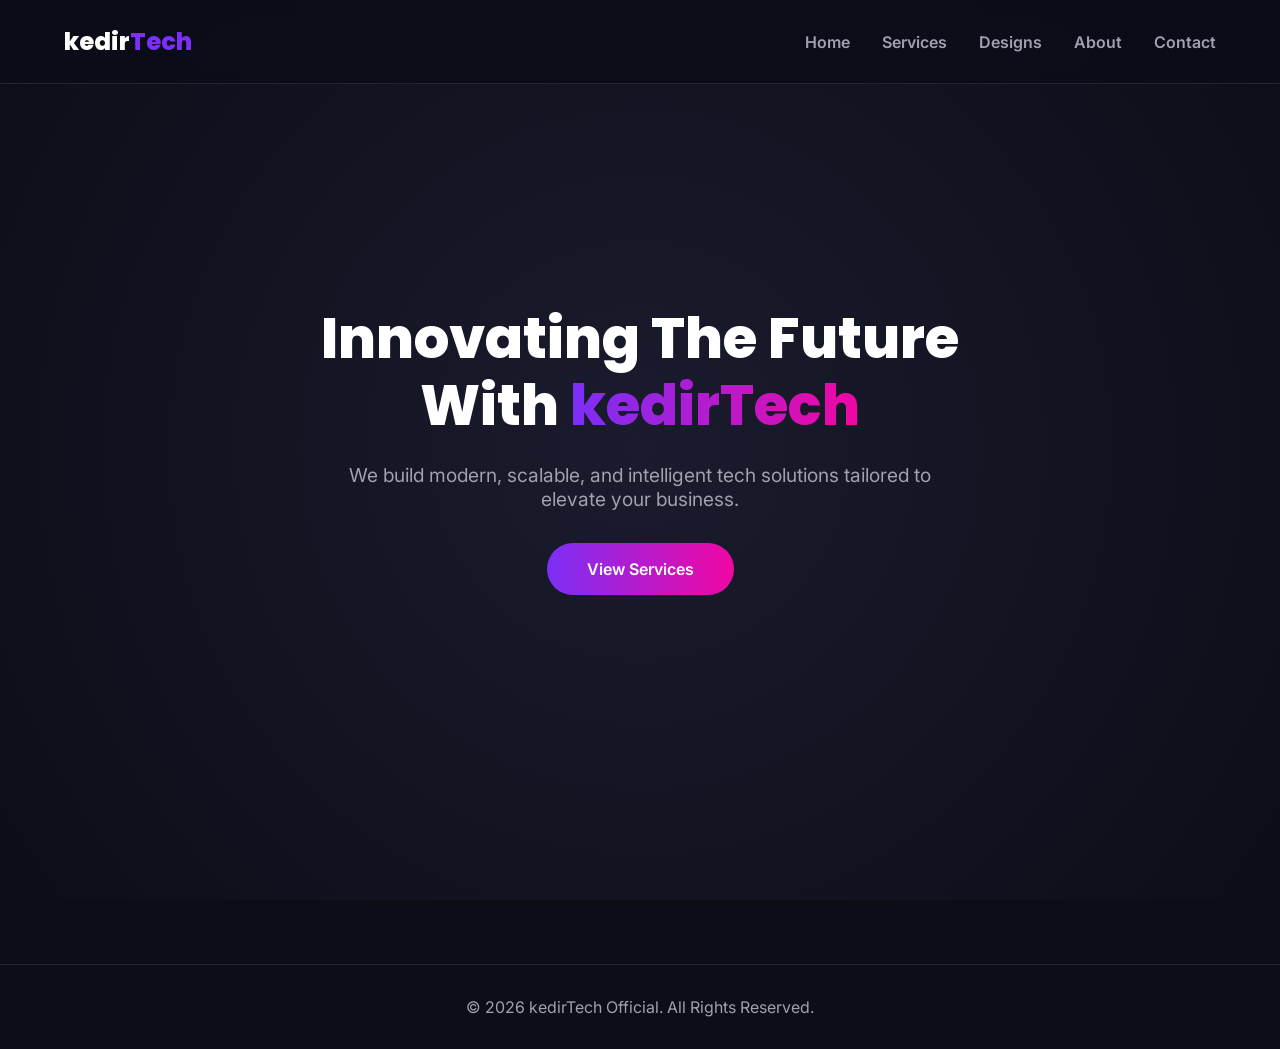
<file: index.html>
<!DOCTYPE html>
<html lang="en">
<head>
    <meta charset="UTF-8">
    <meta name="viewport" content="width=device-width, initial-scale=1.0">
    <title>kedirTech Official</title>
    <!-- Google Fonts -->
    <link rel="preconnect" href="https://fonts.googleapis.com">
    <link rel="preconnect" href="https://fonts.gstatic.com" crossorigin>
    <link href="https://fonts.googleapis.com/css2?family=Inter:wght@300;400;600&family=Poppins:wght@400;600;800&display=swap" rel="stylesheet">
    <!-- Custom CSS -->
    <link rel="stylesheet" href="css/style.css">
</head>
<body>

    <!-- Navigation -->
    <header class="navbar">
        <div class="logo">kedir<span>Tech</span></div>
        
        <!-- Hamburger Menu Icon (Hidden on Desktop, Visible on Mobile) -->
        <div class="hamburger" id="hamburger">
            <span></span>
            <span></span>
            <span></span>
        </div>

        <nav>
            <ul class="nav-links" id="nav-links">
                <li><a href="index.html">Home</a></li>
                <li><a href="services.html">Services</a></li>
                <li><a href="designs.html">Designs</a></li>
                <li><a href="about.html">About</a></li>
                <li><a href="contact.html">Contact</a></li>
            </ul>
        </nav>
    </header>

    <!-- Hero Section -->
    <section id="home" class="hero">
        <div class="hero-content">
            <h1>Innovating The Future <br> With <span class="gradient-text">kedirTech</span></h1>
            <p>We build modern, scalable, and intelligent tech solutions tailored to elevate your business.</p>
            <a href="services.html" class="btn-primary">View Services</a>
        </div>
    </section>

    <!-- Footer / Contact -->
    <footer id="contact" class="footer">
        <p>&copy; 2026 kedirTech Official. All Rights Reserved.</p>
    </footer>

    <!-- Custom JS -->
    <script src="js/main.js"></script>
</body>
</html>
</file>
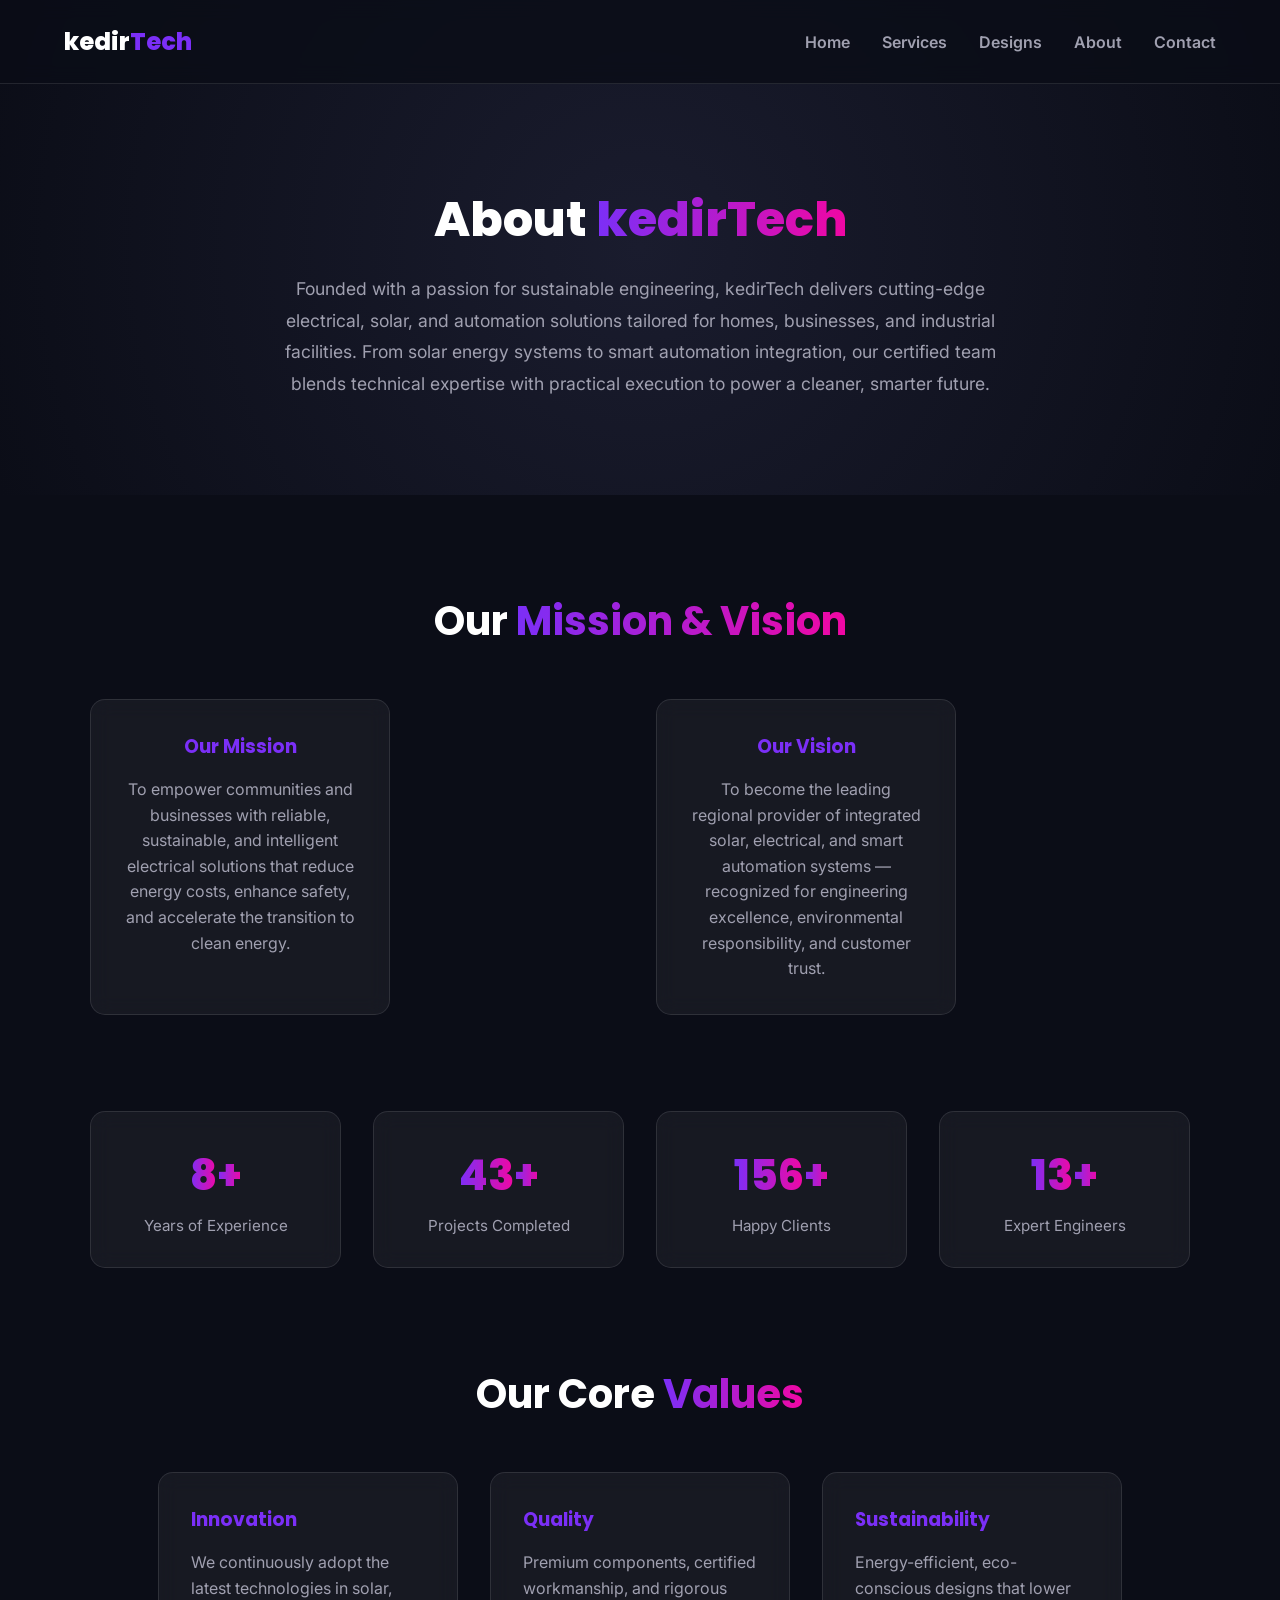
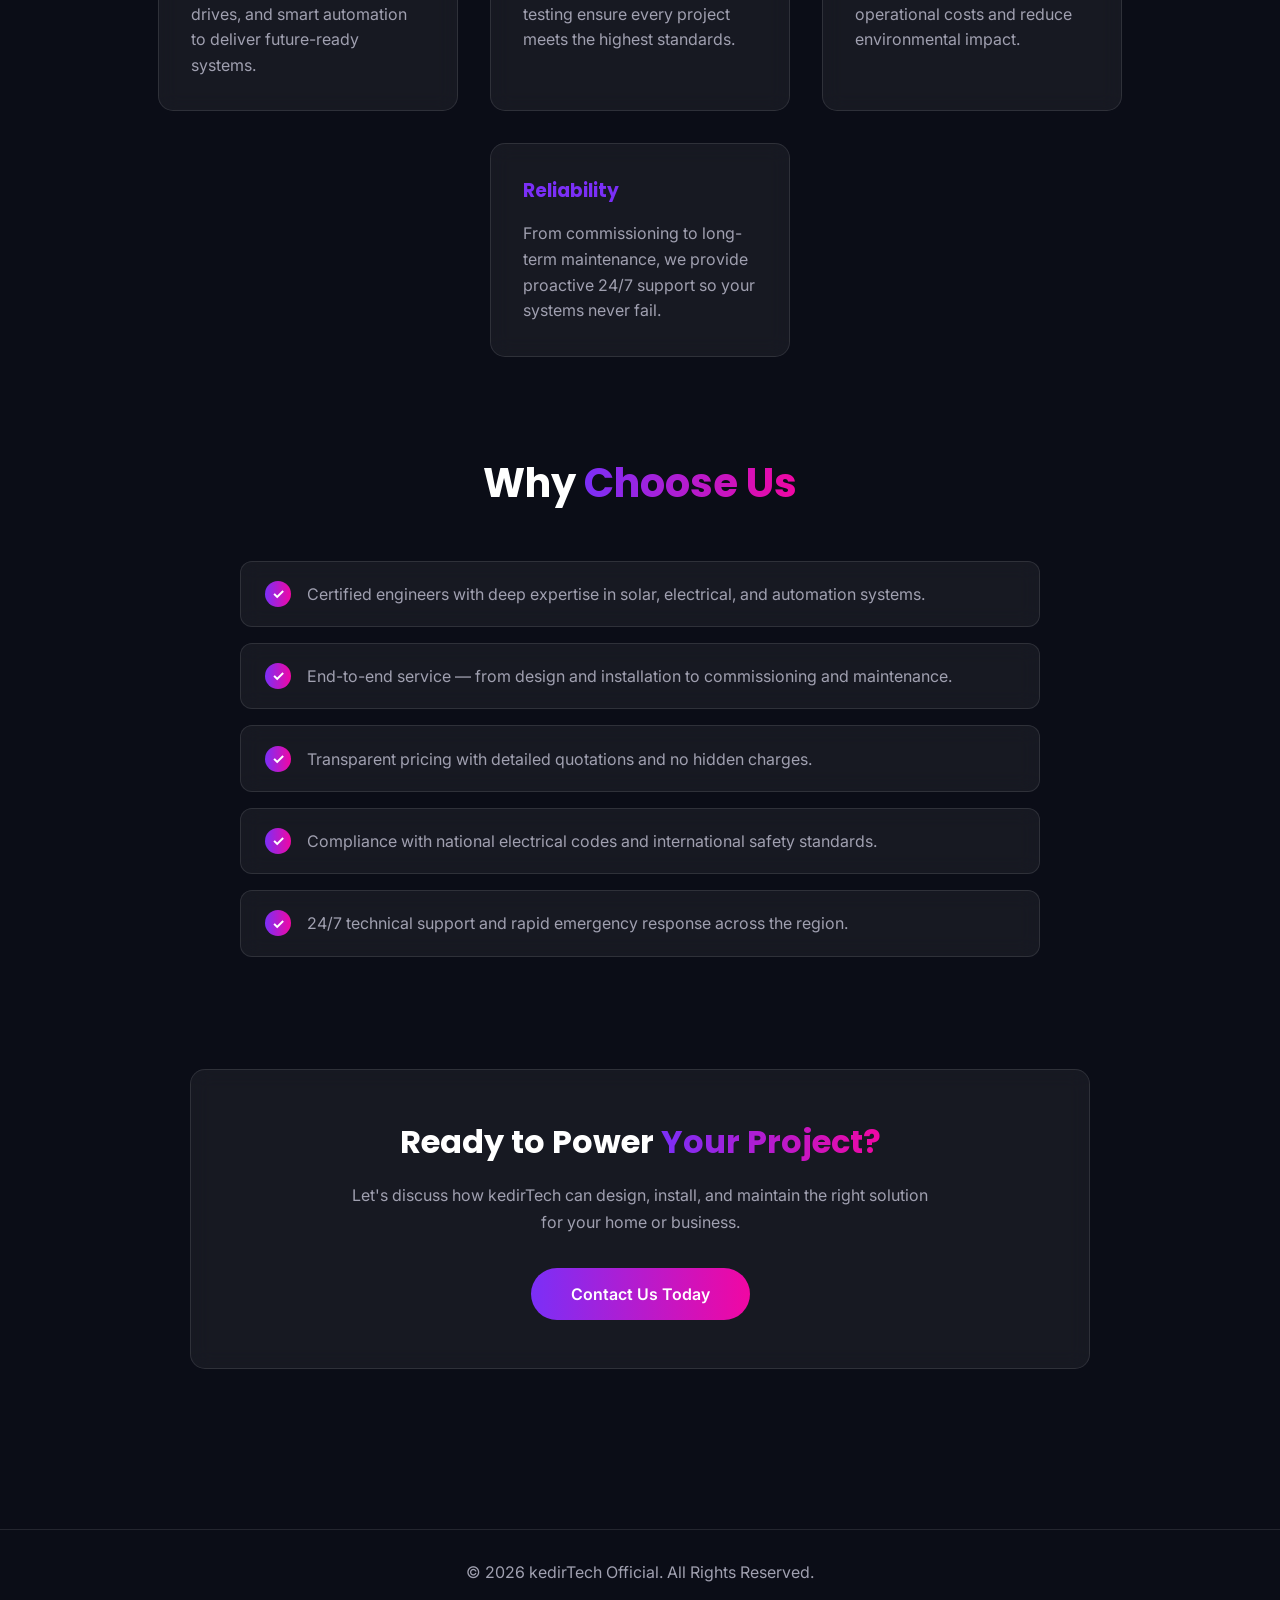
<file: about.html>
<!DOCTYPE html>
<html lang="en">
<head>
    <meta charset="UTF-8">
    <meta name="viewport" content="width=device-width, initial-scale=1.0">
    <title>About Us - kedirTech Official</title>
    <!-- Google Fonts -->
    <link rel="preconnect" href="https://fonts.googleapis.com">
    <link rel="preconnect" href="https://fonts.gstatic.com" crossorigin>
    <link href="https://fonts.googleapis.com/css2?family=Inter:wght@300;400;600&family=Poppins:wght@400;600;800&display=swap" rel="stylesheet">
    <!-- Custom CSS -->
    <link rel="stylesheet" href="css/style.css">

    <!-- Page-specific styles (about page only) -->
    <style>
        /* About Hero */
        .about-hero {
            min-height: 55vh;
            display: flex;
            flex-direction: column;
            justify-content: center;
            align-items: center;
            text-align: center;
            padding: 9rem 5% 3rem;
            background: radial-gradient(circle at 50% 50%, #1a1c2e 0%, var(--bg-color) 100%);
        }

        .about-hero h1 {
            font-family: 'Poppins', sans-serif;
            font-size: 3rem;
            font-weight: 800;
            margin-bottom: 1.5rem;
            line-height: 1.2;
        }

        .about-hero p {
            font-size: 1.1rem;
            color: var(--text-secondary);
            max-width: 750px;
            margin: 0 auto;
            line-height: 1.8;
        }

        /* Mission & Vision */
        .mv-grid {
            display: grid;
            grid-template-columns: repeat(2, 1fr);
            gap: 2rem;
            max-width: 1100px;
            margin: 0 auto;
        }

        .mv-card h3 { text-align: center; }
        .mv-card p { text-align: center; margin-top: 0.6rem; }

        /* Stats */
        .stats-grid {
            display: grid;
            grid-template-columns: repeat(4, 1fr);
            gap: 2rem;
            text-align: center;
            max-width: 1100px;
            margin: 0 auto;
        }

        .stat-item {
            background: var(--card-bg);
            backdrop-filter: blur(10px);
            border: 1px solid var(--glass-border);
            border-radius: 15px;
            padding: 2rem 1rem;
        }

        .stat-number {
            font-family: 'Poppins', sans-serif;
            font-size: 2.6rem;
            font-weight: 800;
            background: linear-gradient(90deg, var(--accent-1), var(--accent-2));
            -webkit-background-clip: text;
            -webkit-text-fill-color: transparent;
            display: inline;
        }

        .stat-label {
            color: var(--text-secondary);
            font-size: 0.95rem;
            margin-top: 0.6rem;
        }

        /* Why Choose Us */
        .why-list {
            list-style: none;
            max-width: 800px;
            margin: 0 auto;
        }

        .why-list li {
            background: var(--card-bg);
            backdrop-filter: blur(10px);
            border: 1px solid var(--glass-border);
            border-radius: 12px;
            padding: 1.2rem 1.5rem;
            margin-bottom: 1rem;
            display: flex;
            align-items: center;
            gap: 1rem;
            color: var(--text-secondary);
            line-height: 1.5;
        }

        .why-list li .check {
            flex-shrink: 0;
            width: 26px;
            height: 26px;
            border-radius: 50%;
            background: linear-gradient(90deg, var(--accent-1), var(--accent-2));
            display: flex;
            align-items: center;
            justify-content: center;
            color: white;
            font-weight: 700;
            font-size: 0.9rem;
        }

        /* CTA block */
        .cta-block {
            text-align: center;
            padding: 3rem 5%;
            max-width: 900px;
            margin: 0 auto;
            background: var(--card-bg);
            backdrop-filter: blur(10px);
            border: 1px solid var(--glass-border);
            border-radius: 15px;
        }

        .cta-block p {
            color: var(--text-secondary);
            max-width: 600px;
            margin: 1rem auto 2rem;
            line-height: 1.7;
        }

        .section-tight { padding-top: 0; }

        /* Responsive */
        @media (max-width: 768px) {
            .about-hero h1 { font-size: 2.2rem; }
            .mv-grid,
            .stats-grid { grid-template-columns: 1fr; }
            .stats-grid { gap: 1.2rem; }
        }

        @media (max-width: 480px) {
            .about-hero h1 { font-size: 1.8rem; }
            .stat-number { font-size: 2.1rem; }
        }
    </style>
</head>
<body>

    <!-- Navigation (identical to other pages) -->
    <header class="navbar">
        <div class="logo">kedir<span>Tech</span></div>

        <div class="hamburger" id="hamburger">
            <span></span>
            <span></span>
            <span></span>
        </div>

        <nav>
            <ul class="nav-links" id="nav-links">
                <li><a href="index.html">Home</a></li>
                <li><a href="services.html">Services</a></li>
                <li><a href="designs.html">Designs</a></li>
                <li><a href="about.html">About</a></li>
                <li><a href="contact.html">Contact</a></li>
            </ul>
        </nav>
    </header>

    <!-- About Hero -->
    <section class="about-hero">
        <h1>About <span class="gradient-text">kedirTech</span></h1>
        <p>Founded with a passion for sustainable engineering, kedirTech delivers cutting-edge electrical, solar, and automation solutions tailored for homes, businesses, and industrial facilities. From solar energy systems to smart automation integration, our certified team blends technical expertise with practical execution to power a cleaner, smarter future.</p>
    </section>

    <!-- Mission & Vision -->
    <section class="section-spacing">
        <h2 class="section-title">Our <span class="gradient-text">Mission &amp; Vision</span></h2>
        <div class="mv-grid">
            <div class="glass-card mv-card">
                <h3>Our Mission</h3>
                <p>To empower communities and businesses with reliable, sustainable, and intelligent electrical solutions that reduce energy costs, enhance safety, and accelerate the transition to clean energy.</p>
            </div>
            <div class="glass-card mv-card">
                <h3>Our Vision</h3>
                <p>To become the leading regional provider of integrated solar, electrical, and smart automation systems — recognized for engineering excellence, environmental responsibility, and customer trust.</p>
            </div>
        </div>
    </section>

    <!-- Stats -->
    <section class="section-spacing section-tight">
        <div class="stats-grid">
            <div class="stat-item">
                <div><span class="stat-number" data-target="10">0</span><span class="stat-number">+</span></div>
                <div class="stat-label">Years of Experience</div>
            </div>
            <div class="stat-item">
                <div><span class="stat-number" data-target="50">0</span><span class="stat-number">+</span></div>
                <div class="stat-label">Projects Completed</div>
            </div>
            <div class="stat-item">
                <div><span class="stat-number" data-target="180">0</span><span class="stat-number">+</span></div>
                <div class="stat-label">Happy Clients</div>
            </div>
            <div class="stat-item">
                <div><span class="stat-number" data-target="15">0</span><span class="stat-number">+</span></div>
                <div class="stat-label">Expert Engineers</div>
            </div>
        </div>
    </section>

    <!-- Core Values -->
    <section class="section-spacing section-tight">
        <h2 class="section-title">Our Core <span class="gradient-text">Values</span></h2>
        <div class="cards-container">
            <div class="glass-card">
                <h3>Innovation</h3>
                <p>We continuously adopt the latest technologies in solar, drives, and smart automation to deliver future-ready systems.</p>
            </div>
            <div class="glass-card">
                <h3>Quality</h3>
                <p>Premium components, certified workmanship, and rigorous testing ensure every project meets the highest standards.</p>
            </div>
            <div class="glass-card">
                <h3>Sustainability</h3>
                <p>Energy-efficient, eco-conscious designs that lower operational costs and reduce environmental impact.</p>
            </div>
            <div class="glass-card">
                <h3>Reliability</h3>
                <p>From commissioning to long-term maintenance, we provide proactive 24/7 support so your systems never fail.</p>
            </div>
        </div>
    </section>

    <!-- Why Choose Us -->
    <section class="section-spacing section-tight">
        <h2 class="section-title">Why <span class="gradient-text">Choose Us</span></h2>
        <ul class="why-list">
            <li><span class="check">&#10003;</span><span>Certified engineers with deep expertise in solar, electrical, and automation systems.</span></li>
            <li><span class="check">&#10003;</span><span>End-to-end service — from design and installation to commissioning and maintenance.</span></li>
            <li><span class="check">&#10003;</span><span>Transparent pricing with detailed quotations and no hidden charges.</span></li>
            <li><span class="check">&#10003;</span><span>Compliance with national electrical codes and international safety standards.</span></li>
            <li><span class="check">&#10003;</span><span>24/7 technical support and rapid emergency response across the region.</span></li>
        </ul>
    </section>

    <!-- CTA -->
    <section class="section-spacing section-tight">
        <div class="cta-block">
            <h2 style="font-family: 'Poppins', sans-serif; font-size: 2rem; margin-bottom: 0.5rem;">Ready to Power <span class="gradient-text">Your Project?</span></h2>
            <p>Let's discuss how kedirTech can design, install, and maintain the right solution for your home or business.</p>
            <a href="contact.html" class="btn-primary">Contact Us Today</a>
        </div>
    </section>

    <!-- Footer -->
    <footer class="footer">
        <p>&copy; 2026 kedirTech Official. All Rights Reserved.</p>
    </footer>

    <!-- Custom JS -->
    <script src="js/main.js"></script>

    <!-- Count-up animation for stats (about page only) -->
    <script>
        document.addEventListener('DOMContentLoaded', () => {
            const stats = document.querySelectorAll('.stat-number[data-target]');
            if (!stats.length) return;

            const animateCount = (el) => {
                const target = parseInt(el.getAttribute('data-target'), 10) || 0;
                const duration = 1500;
                const start = performance.now();
                const update = (now) => {
                    const progress = Math.min((now - start) / duration, 1);
                    const eased = 1 - Math.pow(1 - progress, 3);
                    el.textContent = Math.floor(eased * target);
                    if (progress < 1) {
                        requestAnimationFrame(update);
                    } else {
                        el.textContent = target;
                    }
                };
                requestAnimationFrame(update);
            };

            const observer = new IntersectionObserver((entries, obs) => {
                entries.forEach(entry => {
                    if (entry.isIntersecting) {
                        animateCount(entry.target);
                        obs.unobserve(entry.target);
                    }
                });
            }, { threshold: 0.4 });

            stats.forEach(stat => observer.observe(stat));
        });
    </script>
</body>
</html>
</file>
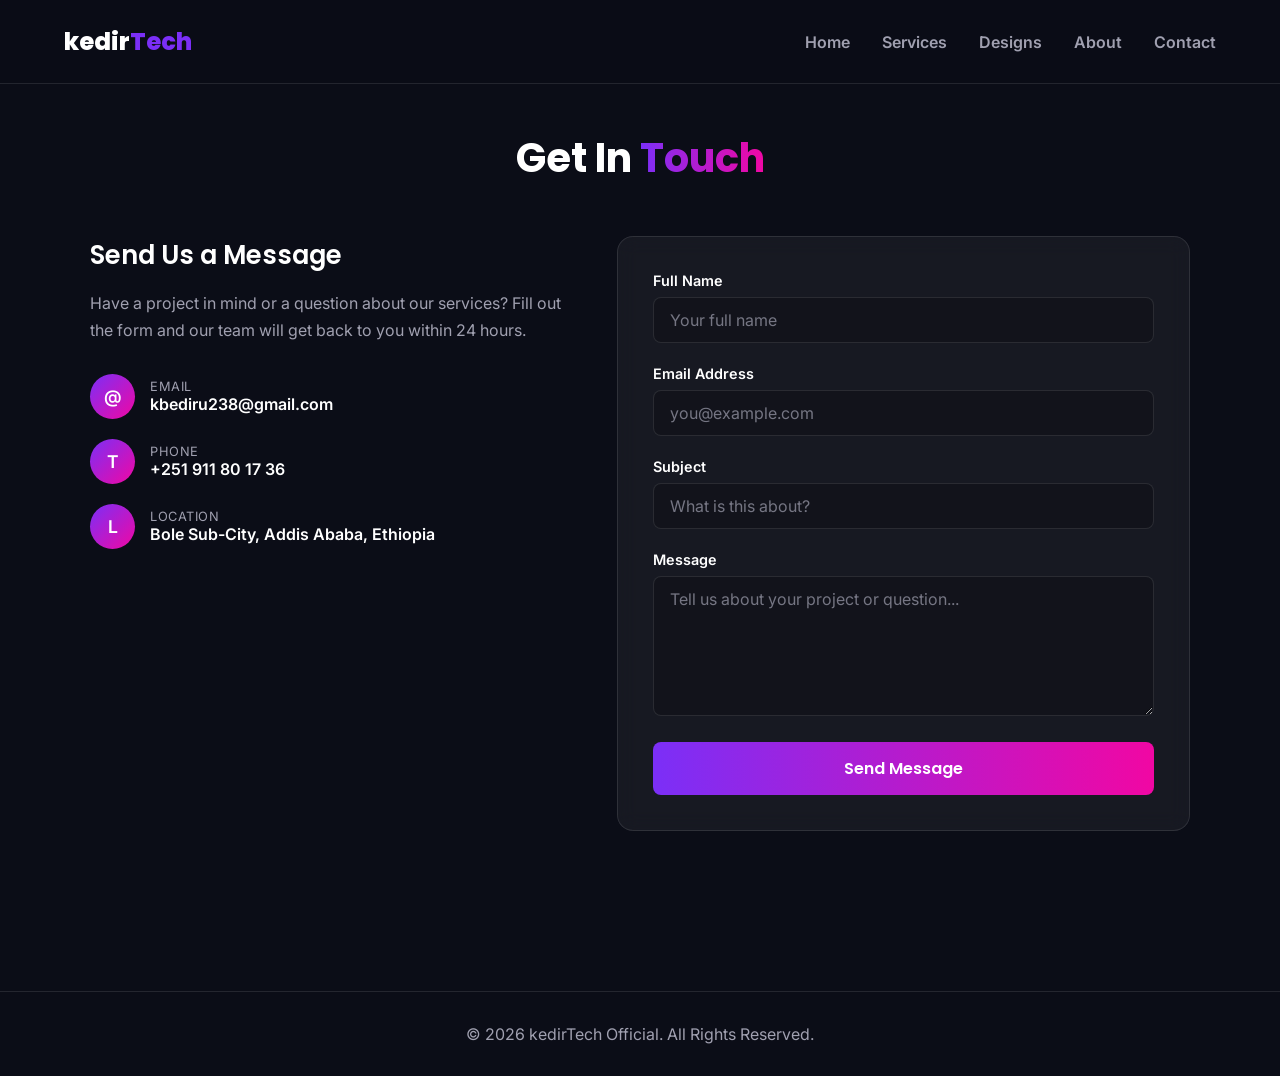
<file: contact.html>
<!DOCTYPE html>
<html lang="en">
<head>
    <meta charset="UTF-8">
    <meta name="viewport" content="width=device-width, initial-scale=1.0">
    <title>Contact - kedirTech Official</title>
    <!-- Google Fonts -->
    <link rel="preconnect" href="https://fonts.googleapis.com">
    <link rel="preconnect" href="https://fonts.gstatic.com" crossorigin>
    <link href="https://fonts.googleapis.com/css2?family=Inter:wght@300;400;600&family=Poppins:wght@400;600;800&display=swap" rel="stylesheet">
    <!-- Custom CSS -->
    <link rel="stylesheet" href="css/style.css">
    <!-- Form-specific styles (complements css/style.css, dark theme) -->
    <style>
        /* Contact section layout */
        .contact-wrapper {
            max-width: 1100px;
            margin: 0 auto;
            display: grid;
            grid-template-columns: 1fr 1.2fr;
            gap: 50px;
            align-items: start;
        }

        /* Contact info side */
        .contact-info h3 {
            font-family: 'Poppins', sans-serif;
            font-size: 1.6rem;
            font-weight: 600;
            margin-bottom: 15px;
            color: var(--text-primary);
        }

        .contact-info p {
            font-family: 'Inter', sans-serif;
            font-size: 1rem;
            line-height: 1.7;
            color: var(--text-secondary);
            margin-bottom: 30px;
        }

        .contact-info-item {
            display: flex;
            align-items: center;
            gap: 15px;
            margin-bottom: 20px;
            font-family: 'Inter', sans-serif;
        }

        .contact-info-item .icon {
            width: 45px;
            height: 45px;
            border-radius: 50%;
            background: linear-gradient(135deg, var(--accent-1), var(--accent-2));
            display: flex;
            align-items: center;
            justify-content: center;
            color: #fff;
            font-size: 1.1rem;
            font-weight: 600;
            flex-shrink: 0;
        }

        .contact-info-item .label {
            font-size: 0.8rem;
            color: var(--text-secondary);
            text-transform: uppercase;
            letter-spacing: 0.5px;
        }

        .contact-info-item .value {
            font-size: 1rem;
            color: var(--text-primary);
            font-weight: 600;
        }

        /* Form side - glass card to match site theme */
        .contact-form {
            background: var(--card-bg);
            backdrop-filter: blur(10px);
            border: 1px solid var(--glass-border);
            padding: 35px;
            border-radius: 16px;
        }

        .form-group {
            margin-bottom: 22px;
        }

        .form-group label {
            display: block;
            font-family: 'Inter', sans-serif;
            font-size: 0.9rem;
            font-weight: 600;
            color: var(--text-primary);
            margin-bottom: 8px;
        }

        .form-input,
        .form-textarea {
            width: 100%;
            padding: 12px 16px;
            border: 1px solid var(--glass-border);
            border-radius: 8px;
            font-family: 'Inter', sans-serif;
            font-size: 1rem;
            color: var(--text-primary);
            background: rgba(0, 0, 0, 0.2);
            transition: border-color 0.25s ease, background 0.25s ease;
            box-sizing: border-box;
        }

        .form-input::placeholder,
        .form-textarea::placeholder {
            color: var(--text-secondary);
            opacity: 0.7;
        }

        .form-input:focus,
        .form-textarea:focus {
            outline: none;
            border-color: var(--accent-1);
            background: rgba(0, 0, 0, 0.3);
        }

        .form-textarea {
            min-height: 140px;
            resize: vertical;
        }

        .submit-btn {
            width: 100%;
            padding: 14px;
            border: none;
            border-radius: 8px;
            background: linear-gradient(90deg, var(--accent-1), var(--accent-2));
            color: #fff;
            font-family: 'Poppins', sans-serif;
            font-size: 1rem;
            font-weight: 600;
            cursor: pointer;
            transition: transform 0.2s ease, box-shadow 0.2s ease;
        }

        .submit-btn:hover {
            transform: translateY(-2px);
            box-shadow: 0 8px 20px rgba(123, 47, 247, 0.4);
        }

        .form-note {
            font-family: 'Inter', sans-serif;
            font-size: 0.8rem;
            color: var(--text-secondary);
            text-align: center;
            margin-top: 15px;
        }

        /* Responsive */
        @media (max-width: 768px) {
            .contact-wrapper {
                grid-template-columns: 1fr;
                gap: 35px;
            }

            .contact-form {
                padding: 25px;
            }
        }
    </style>
</head>
<body>

    <!-- Navigation -->
    <header class="navbar">
        <div class="logo">kedir<span>Tech</span></div>
        
        <div class="hamburger" id="hamburger">
            <span></span>
            <span></span>
            <span></span>
        </div>

        <nav>
            <ul class="nav-links" id="nav-links">
                <li><a href="index.html">Home</a></li>
                <li><a href="services.html">Services</a></li>
                <li><a href="designs.html">Designs</a></li>
                <li><a href="about.html">About</a></li>
                <li><a href="contact.html">Contact</a></li>
            </ul>
        </nav>
    </header>

    <!-- Contact Page Content -->
    <section id="contact" class="section-spacing page-top-spacing">
        <h2 class="section-title">Get In <span class="gradient-text">Touch</span></h2>

        <div class="contact-wrapper">

            <!-- Contact Info -->
            <div class="contact-info">
                <h3>Send Us a Message</h3>
                <p>Have a project in mind or a question about our services? Fill out the form and our team will get back to you within 24 hours.</p>

                <div class="contact-info-item">
                    <div class="icon">@</div>
                    <div>
                        <div class="label">Email</div>
                        <div class="value">kbediru238@gmail.com</div>
                    </div>
                </div>

                <div class="contact-info-item">
                    <div class="icon">T</div>
                    <div>
                        <div class="label">Phone</div>
                        <div class="value">+251 911 80 17 36</div>
                    </div>
                </div>

                <div class="contact-info-item">
                    <div class="icon">L</div>
                    <div>
                        <div class="label">Location</div>
                        <div class="value">Bole Sub-City, Addis Ababa, Ethiopia</div>
                    </div>
                </div>
            </div>

            <!-- Contact Form (Formspree) -->
            <form class="contact-form" action="https://formspree.io/f/xppdjbao" method="POST">
                <!-- Hidden Formspree settings -->
                <input type="hidden" name="_subject" value="New message from kedirTech website!">
                <input type="hidden" name="_captcha" value="false">
                <input type="hidden" name="_template" value="table">

                <div class="form-group">
                    <label for="name">Full Name</label>
                    <input type="text" id="name" name="name" class="form-input" placeholder="Your full name" required>
                </div>

                <div class="form-group">
                    <label for="email">Email Address</label>
                    <input type="email" id="email" name="email" class="form-input" placeholder="you@example.com" required>
                </div>

                <div class="form-group">
                    <label for="subject">Subject</label>
                    <input type="text" id="subject" name="subject" class="form-input" placeholder="What is this about?">
                </div>

                <div class="form-group">
                    <label for="message">Message</label>
                    <textarea id="message" name="message" class="form-textarea" placeholder="Tell us about your project or question..." required></textarea>
                </div>

                <button type="submit" class="submit-btn">Send Message</button>

                
            </form>

        </div>
    </section>

    <!-- Footer -->
    <footer class="footer">
        <p>&copy; 2026 kedirTech Official. All Rights Reserved.</p>
    </footer>

    <!-- Custom JS -->
    <script src="js/main.js"></script>
</body>
</html>
</file>
<file: css/style.css>
:root {
    --bg-color: #0b0d17;
    --card-bg: rgba(255, 255, 255, 0.05);
    --text-primary: #ffffff;
    --text-secondary: #a0a0b0;
    --accent-1: #7b2ff7; /* Purple */
    --accent-2: #f107a3; /* Pink */
    --glass-border: rgba(255, 255, 255, 0.1);
}

* {
    margin: 0;
    padding: 0;
    box-sizing: border-box;
}

body {
    background-color: var(--bg-color);
    color: var(--text-primary);
    font-family: 'Inter', sans-serif;
    overflow-x: hidden;
}

/* =========================================
   NAVIGATION BAR
   ========================================= */
.navbar {
    display: flex;
    justify-content: space-between;
    align-items: center;
    padding: 1.5rem 5%;
    position: fixed;
    width: 100%;
    top: 0;
    z-index: 1000;
    background: rgba(11, 13, 23, 0.8);
    backdrop-filter: blur(10px);
    border-bottom: 1px solid var(--glass-border);
}

.logo {
    font-family: 'Poppins', sans-serif;
    font-weight: 800;
    font-size: 1.5rem;
}

.logo span {
    color: var(--accent-1);
}

.nav-links {
    display: flex;
    list-style: none;
    gap: 2rem;
}

.nav-links a {
    color: var(--text-secondary);
    text-decoration: none;
    font-weight: 600;
    transition: color 0.3s ease;
}

.nav-links a:hover {
    color: var(--text-primary);
}

/* Hamburger Menu */
.hamburger {
    display: none;
    flex-direction: column;
    cursor: pointer;
    gap: 5px;
    z-index: 1001;
}

.hamburger span {
    width: 25px;
    height: 3px;
    background: var(--text-primary);
    border-radius: 5px;
    transition: all 0.3s ease;
}

/* =========================================
   HERO SECTION
   ========================================= */
.hero {
    min-height: 100vh;
    display: flex;
    justify-content: center;
    align-items: center;
    text-align: center;
    padding: 0 5%;
    background: radial-gradient(circle at 50% 50%, #1a1c2e 0%, var(--bg-color) 100%);
}

.hero h1 {
    font-family: 'Poppins', sans-serif;
    font-size: 3.5rem;
    font-weight: 800;
    margin-bottom: 1.5rem;
    line-height: 1.2;
}

.hero p {
    font-size: 1.2rem;
    color: var(--text-secondary);
    max-width: 600px;
    margin: 0 auto 2rem;
}

.gradient-text {
    background: linear-gradient(90deg, var(--accent-1), var(--accent-2));
    -webkit-background-clip: text;
    -webkit-text-fill-color: transparent;
}

.btn-primary {
    display: inline-block;
    padding: 1rem 2.5rem;
    background: linear-gradient(90deg, var(--accent-1), var(--accent-2));
    color: white;
    text-decoration: none;
    font-weight: 600;
    border-radius: 50px;
    transition: transform 0.3s ease, box-shadow 0.3s ease;
}

.btn-primary:hover {
    transform: translateY(-5px);
    box-shadow: 0 10px 20px rgba(123, 47, 247, 0.4);
}

/* =========================================
   GENERAL SECTIONS & SPACING
   ========================================= */
.section-spacing {
    padding: 6rem 5%;
}

/* Adds top spacing so content doesn't hide under the fixed navbar on inner pages */
.page-top-spacing {
    padding-top: 8rem; 
}

/* Tighter top padding so consecutive sections sit closer together */
.section-tight {
    padding-top: 2rem;
}

.section-title {
    text-align: center;
    font-family: 'Poppins', sans-serif;
    font-size: 2.5rem;
    margin-bottom: 3rem;
}

/* =========================================
   SERVICES GLASS CARDS
   ========================================= */
.cards-container {
    display: flex;
    justify-content: center;
    gap: 2rem;
    flex-wrap: wrap;
}

.glass-card {
    background: var(--card-bg);
    backdrop-filter: blur(10px);
    border: 1px solid var(--glass-border);
    padding: 2rem;
    border-radius: 15px;
    width: 300px;
    transition: transform 0.3s ease;
}

.glass-card:hover {
    transform: translateY(-10px);
}

.glass-card h3 {
    font-family: 'Poppins', sans-serif;
    margin-bottom: 1rem;
    color: var(--accent-1);
}

.glass-card p {
    color: var(--text-secondary);
    line-height: 1.6;
}

/* Service Card Images */
.service-img {
    width: 100%;
    height: 180px; 
    object-fit: cover; 
    border-radius: 10px 10px 0 0; 
    margin-bottom: 1.2rem; 
    border-bottom: 1px solid var(--glass-border); 
    cursor: zoom-in;
    transition: transform 0.35s ease, filter 0.35s ease;
}

.service-img:hover {
    transform: scale(1.03);
    filter: brightness(1.1);
}

/* =========================================
   DESIGNS / PORTFOLIO GALLERY (SIDE-BY-SIDE)
   ========================================= */
.designs-grid {
    display: grid;
    grid-template-columns: repeat(2, 1fr); /* Creates 2 columns side-by-side */
    gap: 2rem;
}

.design-card {
    display: flex; /* Puts image and text side-by-side */
    background: var(--card-bg);
    backdrop-filter: blur(10px);
    border: 1px solid var(--glass-border);
    border-radius: 15px;
    overflow: hidden;
    transition: transform 0.3s ease;
}

.design-card:hover {
    transform: translateY(-10px);
}

.design-image {
    flex: 1; /* Takes up 50% of the card width */
}

.design-image img {
    width: 100%;
    height: 100%;
    object-fit: cover;
}

.design-text {
    flex: 1; /* Takes up the other 50% */
    padding: 2rem;
    display: flex;
    flex-direction: column;
    justify-content: center;
}

.design-text h3 {
    font-family: 'Poppins', sans-serif;
    color: var(--accent-1);
    margin-bottom: 1rem;
    font-size: 1.2rem;
}

.design-text p {
    color: var(--text-secondary);
    line-height: 1.6;
    font-size: 0.95rem;
}

/* Responsive: Stack vertically on smaller screens */
@media (max-width: 768px) {
    .designs-grid {
        grid-template-columns: 1fr; /* 1 column on tablet/mobile */
    }
}

@media (max-width: 480px) {
    .design-card {
        flex-direction: column; /* Stacks image on top of text on very small phones */
    }
    .design-image {
        min-height: 200px;
    }
}

/* =========================================
   FOOTER
   ========================================= */
.footer {
    text-align: center;
    padding: 2rem;
    border-top: 1px solid var(--glass-border);
    color: var(--text-secondary);
    margin-top: 4rem;
}

/* =========================================
   RESPONSIVE MEDIA QUERIES
   ========================================= */

/* Tablets and smaller laptops (Max width 768px) */
@media (max-width: 768px) {
    .hero h1 {
        font-size: 2.5rem;
    }

    .hero p {
        font-size: 1rem;
    }

    .section-title {
        font-size: 2rem;
    }

    .hamburger {
        display: flex;
    }

    .nav-links {
        position: fixed;
        top: 0;
        right: -100%; 
        height: 100vh;
        width: 60%; 
        background: rgba(11, 13, 23, 0.95);
        backdrop-filter: blur(20px);
        flex-direction: column;
        align-items: center;
        justify-content: center;
        gap: 2.5rem;
        transition: right 0.4s ease-in-out;
        border-left: 1px solid var(--glass-border);
    }

    .nav-links.active {
        right: 0;
    }

    .hamburger.active span:nth-child(1) {
        transform: translateY(8px) rotate(45deg);
    }
    .hamburger.active span:nth-child(2) {
        opacity: 0;
    }
    .hamburger.active span:nth-child(3) {
        transform: translateY(-8px) rotate(-45deg);
    }
}

/* Mobile Phones (Max width 480px) */
@media (max-width: 480px) {
    .navbar {
        padding: 1rem 5%;
    }

    .hero h1 {
        font-size: 2rem;
    }

    .btn-primary {
        padding: 0.8rem 1.8rem;
        font-size: 0.9rem;
    }

    .glass-card {
        width: 100%;
    }
}

/* =========================================
   LIGHTBOX (Click image to enlarge)
   ========================================= */
.lightbox {
    display: none;
    position: fixed;
    z-index: 2000;
    top: 0;
    left: 0;
    width: 100%;
    height: 100%;
    background: rgba(0, 0, 0, 0.92);
    backdrop-filter: blur(8px);
    -webkit-backdrop-filter: blur(8px);
    align-items: center;
    justify-content: center;
    flex-direction: column;
    padding: 2rem;
}

.lightbox.active {
    display: flex;
    animation: lightboxFade 0.3s ease;
}

@keyframes lightboxFade {
    from { opacity: 0; }
    to   { opacity: 1; }
}

.lightbox-content {
    max-width: 90%;
    max-height: 78vh;
    object-fit: contain;
    border-radius: 12px;
    border: 2px solid var(--glass-border);
    box-shadow: 0 10px 50px rgba(123, 47, 247, 0.4);
    animation: lightboxZoom 0.35s ease;
}

@keyframes lightboxZoom {
    from { transform: scale(0.85); opacity: 0; }
    to   { transform: scale(1);    opacity: 1; }
}

.lightbox-caption {
    color: var(--text-primary);
    font-family: 'Inter', sans-serif;
    margin-top: 1.2rem;
    font-size: 0.95rem;
    text-align: center;
    max-width: 600px;
    letter-spacing: 0.3px;
}

/* Close button (top-right) */
.lightbox-close {
    position: absolute;
    top: 18px;
    right: 32px;
    color: #ffffff;
    font-size: 3rem;
    font-weight: 300;
    cursor: pointer;
    user-select: none;
    line-height: 1;
    transition: color 0.25s ease, transform 0.25s ease;
    z-index: 2001;
}

.lightbox-close:hover {
    color: var(--accent-1);
    transform: rotate(90deg);
}

/* Prev / Next arrows */
.lightbox-nav {
    position: absolute;
    top: 50%;
    transform: translateY(-50%);
    color: #ffffff;
    font-size: 2.5rem;
    cursor: pointer;
    user-select: none;
    padding: 1rem 0.8rem;
    transition: color 0.25s ease, transform 0.25s ease, background 0.25s ease;
    border-radius: 8px;
    z-index: 2001;
}

.lightbox-prev { left: 20px; }
.lightbox-next { right: 20px; }

.lightbox-nav:hover {
    color: var(--accent-1);
    background: rgba(123, 47, 247, 0.15);
}

.lightbox-prev:hover { transform: translateY(-50%) translateX(-5px); }
.lightbox-next:hover { transform: translateY(-50%) translateX(5px); }

/* Mobile tweaks for the lightbox */
@media (max-width: 480px) {
    .lightbox-content {
        max-width: 95%;
        max-height: 70vh;
    }

    .lightbox-close {
        font-size: 2.4rem;
        top: 12px;
        right: 18px;
    }

    .lightbox-nav {
        font-size: 1.8rem;
        padding: 0.8rem 0.6rem;
    }

    .lightbox-caption {
        font-size: 0.85rem;
        margin-top: 0.8rem;
    }
}
</file>
